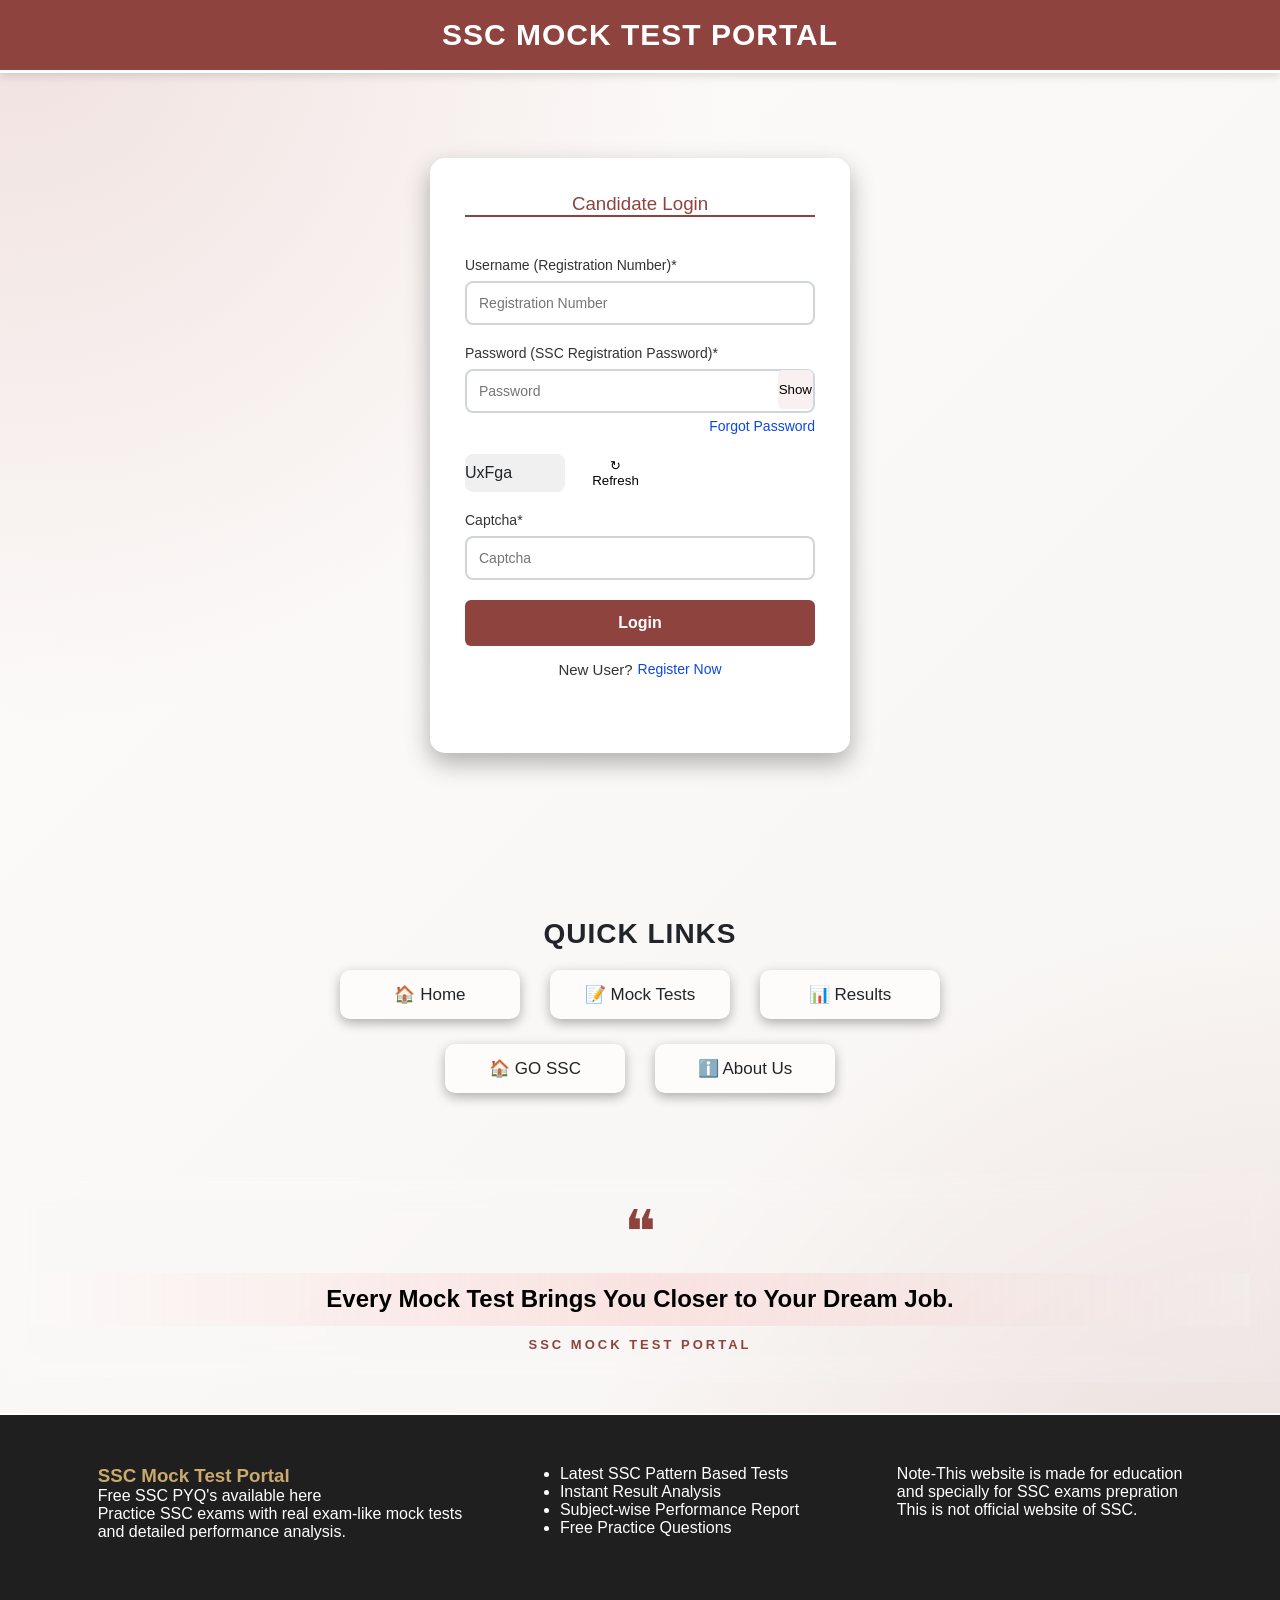
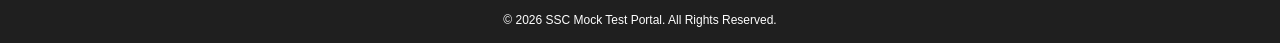
<file: index.html>
<!DOCTYPE html>
<html lang="en">
<head>
    <meta charset="UTF-8">
    <meta name="viewport" content="width=device-width, initial-scale=1.0">
    <title>SSC Mock Test Login</title>
    <link rel="stylesheet" href="style.css">
</head>

<body>
    <div class="header">
        <h1>SSC MOCK TEST PORTAL</h1>
    </div>
    <div class="login-container">
        <div class="login-box">
            <h3>Candidate Login</h3>
            <div class="input-group">
                <label>Username (Registration Number)*</label>
                <input type="text" id="regNo" placeholder="Registration Number">
            </div>
            <div class="input-group">
                <label>Password (SSC Registration Password)*</label>
                <input type="password" id="password" placeholder="Password">
                <button type="button" class="show-btn" onclick="togglePassword()">
                    Show
                </button>
                <p>Forgot Password</p>
            </div>
            <div class="input-group">
                <div class="captcha-box">
                    <span id="captchaText">A7B9X</span>
                    <button type="button" class="refresh-btn" onclick="generateCaptcha()">↻ Refresh</button>
                </div>
            </div>
            <div class="input-group">
                <label>Captcha*</label>
                <input type="text" id="captchaInput" placeholder="Captcha">
            </div>
            <button class="login-btn" onclick="login()">
                Login
            </button>
            <p id="error"></p>
            <div class="heading01">
                <h3>New User?</h3>
                <p>Register Now</p>
            </div>
        </div>
    </div>
    <div class="quick-links">
        <h2>Quick Links</h2>
        <div class="links-container">
            <a href="home.html"" class=" link-btn">🏠 Home</a>
            <a href="#" class="link-btn">📝 Mock Tests</a>
            <a href="#" class="link-btn">📊 Results</a>
        </div>
        <div class="links-container2">
            <a href="https://ssc.gov.in/" class="link-btn">🏠 GO SSC</a>
            <a href="about.html" class="link-btn">ℹ️ About Us</a>
        </div>
    </div>
    <div class="quote-container">
        <div class="quote-icon">❝</div>
        <p class="quote-text">
            Every Mock Test Brings You Closer to Your Dream Job.
        </p>
        <span class="quote-source">
            SSC MOCK TEST PORTAL
        </span>
    </div>
    <footer>
        <div class="pageFooter">
            <div class="option1">
                <h3>SSC Mock Test Portal</h3>
                <p>Free SSC PYQ's available here</p>
                <p>Practice SSC exams with real exam-like mock tests<br> and detailed performance analysis.</p>
            </div>
            <div class="option2">
                <ul>
                    <li>Latest SSC Pattern Based Tests</li>
                    <li>Instant Result Analysis</li>
                    <li>Subject-wise Performance Report</li>
                    <li>Free Practice Questions</li>
                </ul>
            </div>
            <div class="option3">
                <p>Note-This website is made for education <br>and specially for SSC exams prepration</p>
                <p>This is not official website of SSC.</p>
            </div>
        </div>
        <div class="copyright1">
            <p>© 2026 SSC Mock Test Portal. All Rights Reserved.</p>
        </div>
    </footer>

    <script src="script.js"></script>
</body>

</html>
</file>
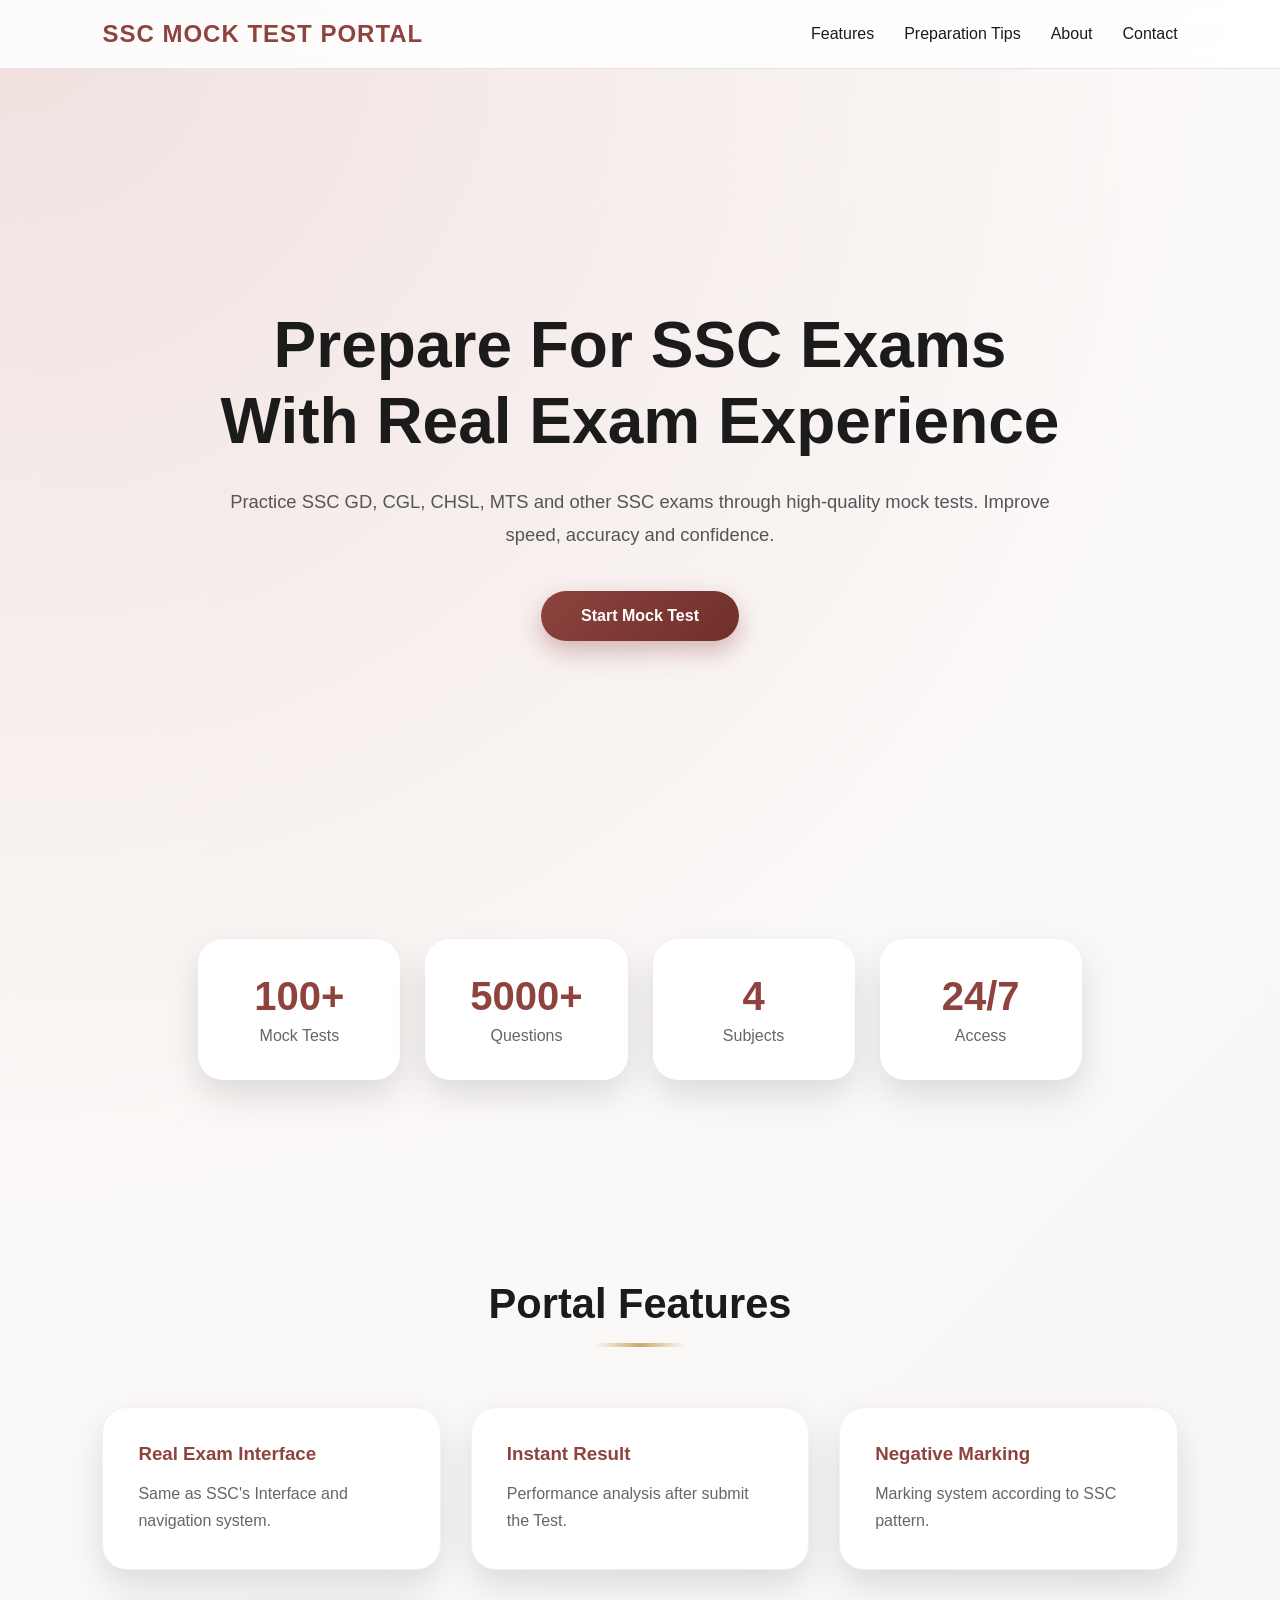
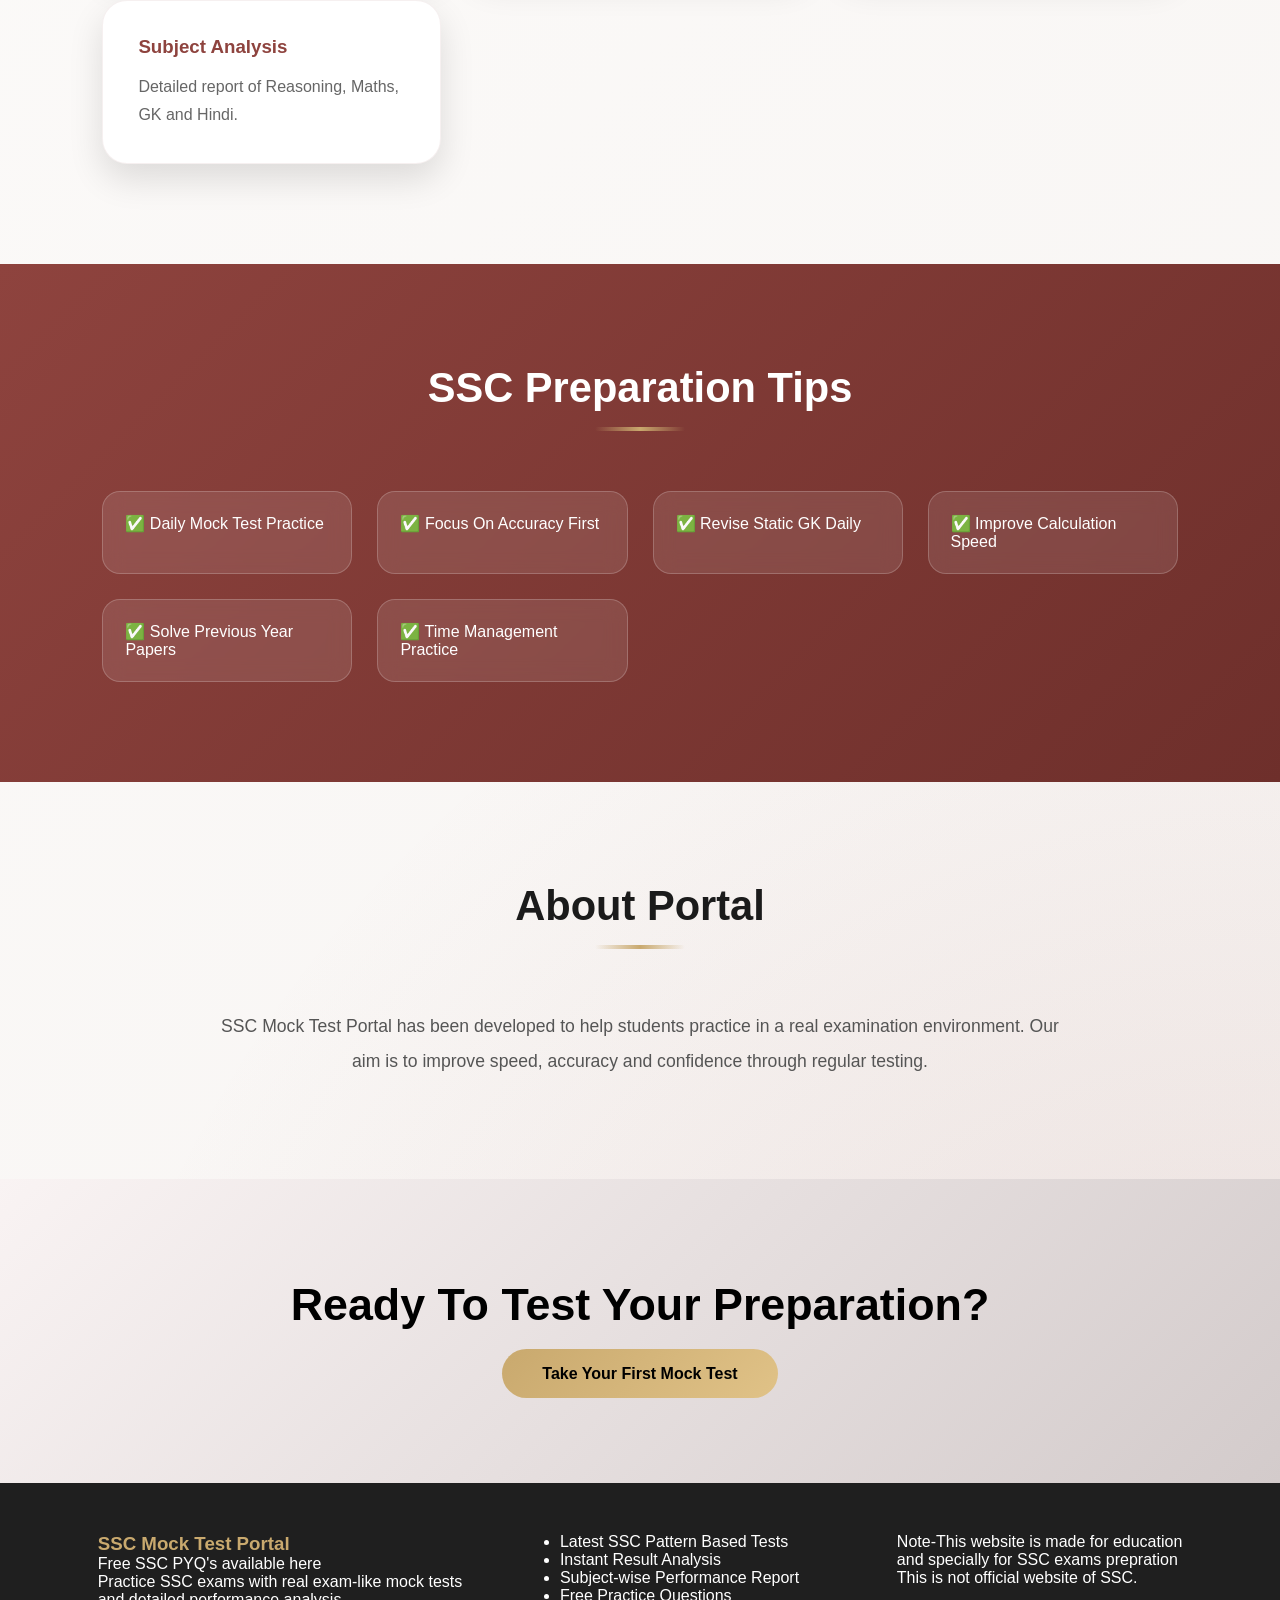
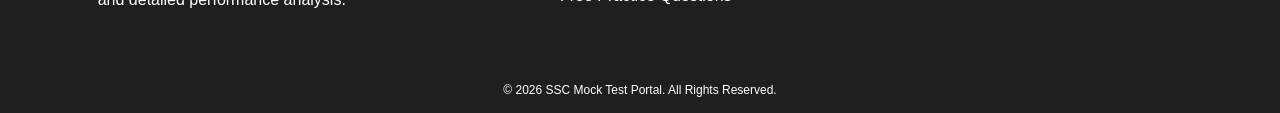
<file: home.html>
<!DOCTYPE html>
<html lang="en">
<head>
    <meta charset="UTF-8">
    <meta name="viewport" content="width=device-width, initial-scale=1.0">
    <title>Home Page</title>
    <link rel="stylesheet" href="home.css">
</head>

<body>
    <header>
        <div class="logo">SSC MOCK TEST PORTAL</div>
        <nav>
            <a href="#features">Features</a>
            <a href="#tips">Preparation Tips</a>
            <a href="#about">About</a>
            <a href="#footer">Contact</a>
        </nav>
        
    </header>
    <section class="hero">
        <div class="hero-content">
            <h1>Prepare For SSC Exams With Real Exam Experience</h1>
            <p>
                Practice SSC GD, CGL, CHSL, MTS and other SSC exams through
                high-quality mock tests. Improve speed, accuracy and confidence.
            </p>
            <a href="index.html" class="hero-btn">
                Start Mock Test
            </a>
        </div>
    </section>
    <section class="stats">
        <div class="stat-box">
            <h2>100+</h2>
            <p>Mock Tests</p>
        </div>
        <div class="stat-box">
            <h2>5000+</h2>
            <p>Questions</p>
        </div>
        <div class="stat-box">
            <h2>4</h2>
            <p>Subjects</p>
        </div>
        <div class="stat-box">
            <h2>24/7</h2>
            <p>Access</p>
        </div>
    </section>
    <section class="features" id="features">
        <h2 class="section-title">Portal Features</h2>
        <div class="feature-container">
            <div class="card">
                <h3>Real Exam Interface</h3>
                <p>Same as SSC's Interface and navigation system.</p>
            </div>
            <div class="card">
                <h3>Instant Result</h3>
                <p>Performance analysis after submit the Test.</p>
            </div>
            <div class="card">
                <h3>Negative Marking</h3>
                <p>Marking system according to SSC pattern.</p>
            </div>
            <div class="card">
                <h3>Subject Analysis</h3>
                <p>Detailed report of Reasoning, Maths, GK and Hindi.</p>
            </div>
        </div>
    </section>
    <section class="tips" id="tips">
        <h2 class="section-title">SSC Preparation Tips</h2>
        <div class="tips-container">
            <div class="tip-box">
                ✅ Daily Mock Test Practice
            </div>
            <div class="tip-box">
                ✅ Focus On Accuracy First
            </div>
            <div class="tip-box">
                ✅ Revise Static GK Daily
            </div>
            <div class="tip-box">
                ✅ Improve Calculation Speed
            </div>
            <div class="tip-box">
                ✅ Solve Previous Year Papers
            </div>
            <div class="tip-box">
                ✅ Time Management Practice
            </div>
        </div>
    </section>
    <section class="about" id="about">
        <h2 class="section-title">About Portal</h2>
        <p>
            SSC Mock Test Portal has been developed to help students
            practice in a real examination environment. Our aim is to
            improve speed, accuracy and confidence through regular testing.
        </p>
    </section>
    <section class="cta">
        <h2>Ready To Test Your Preparation?</h2>
        <a href="index.html">
            Take Your First Mock Test
        </a>
    </section>
    <footer>
        <div class="pageFooter">
            <div class="option1">
                <h3>SSC Mock Test Portal</h3>
                <p>Free SSC PYQ's available here</p>
                <p>Practice SSC exams with real exam-like mock tests<br> and detailed performance analysis.</p>
            </div>
            <div class="option2">
                <ul>
                    <li>Latest SSC Pattern Based Tests</li>
                    <li>Instant Result Analysis</li>
                    <li>Subject-wise Performance Report</li>
                    <li>Free Practice Questions</li>
                </ul>
            </div>
            <div class="option3">
                <p>Note-This website is made for education <br>and specially for SSC exams prepration</p>
                <p>This is not official website of SSC.</p>
            </div>
        </div>
        <div class="copyright1">
            <p>© 2026 SSC Mock Test Portal. All Rights Reserved.</p>
        </div>
    </footer>
</body>

</html>
</file>
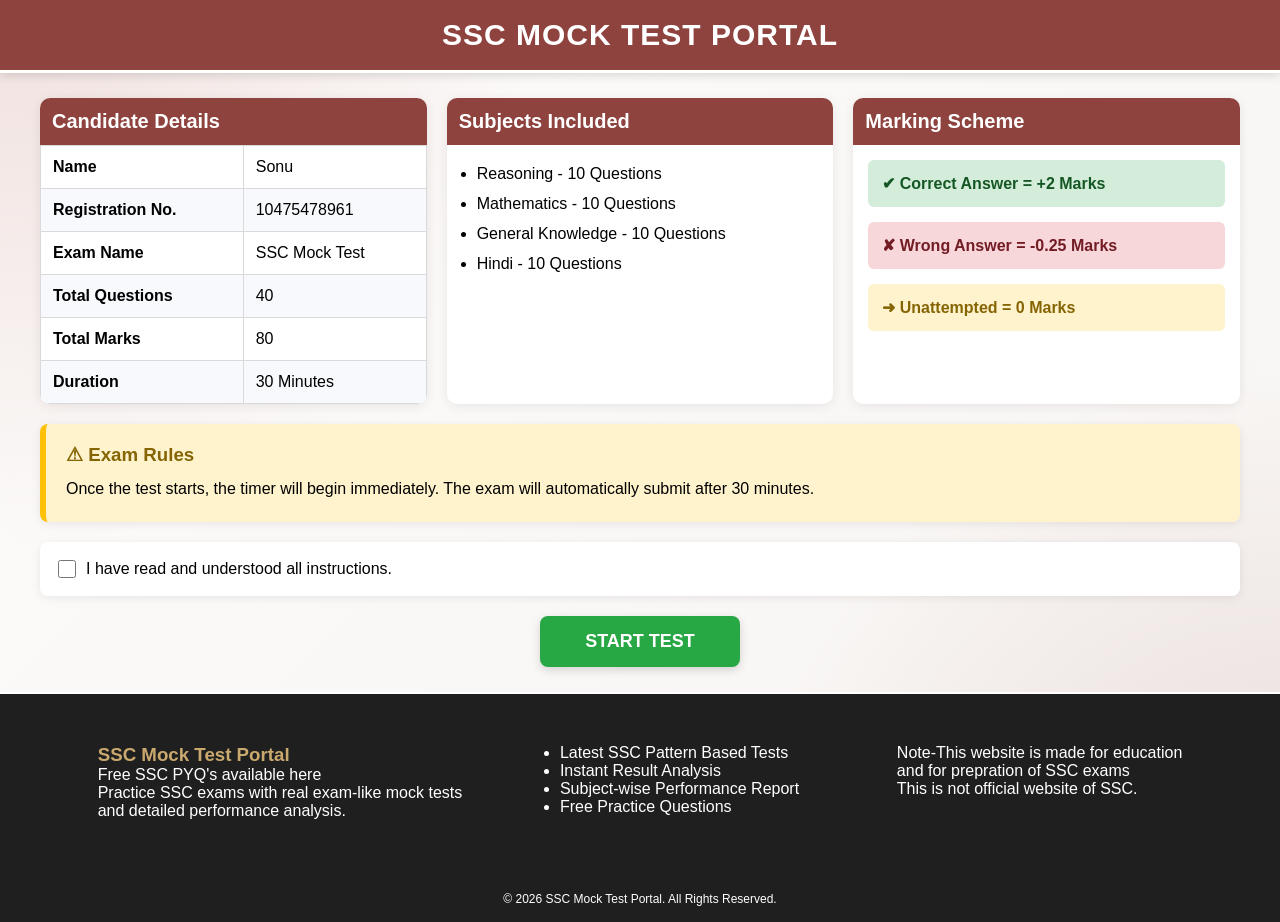
<file: instructions.html>
<!DOCTYPE html>
<html lang="en">
<head>
    <meta charset="UTF-8">
    <meta name="viewport" content="width=device-width, initial-scale=1.0">
    <title>SSC Mock Test - Instructions</title>
    <link rel="stylesheet" href="style.css">
</head>

<body>
    <div class="header">
        <h1>SSC MOCK TEST PORTAL</h1>
    </div>
    <div class="instruction-container">
        <div class="candidate-card">
            <h2>Candidate Details</h2>
            <table class="candidate-table">
                <tr>
                    <td><strong>Name</strong></td>
                    <td>Sonu</td>
                </tr>
                <tr>
                    <td><strong>Registration No.</strong></td>
                    <td>10475478961</td>
                </tr>
                <tr>
                    <td><strong>Exam Name</strong></td>
                    <td>SSC Mock Test</td>
                </tr>
                <tr>
                    <td><strong>Total Questions</strong></td>
                    <td>40</td>
                </tr>
                <tr>
                    <td><strong>Total Marks</strong></td>
                    <td>80</td>
                </tr>
                <tr>
                    <td><strong>Duration</strong></td>
                    <td>30 Minutes</td>
                </tr>
            </table>
        </div>
        <div class="subject-card">
            <h2>Subjects Included</h2>
            <ul>
                <li>Reasoning - 10 Questions</li>
                <li>Mathematics - 10 Questions</li>
                <li>General Knowledge - 10 Questions</li>
                <li>Hindi - 10 Questions</li>
            </ul>
        </div>
        <div class="marking-card">
            <h2>Marking Scheme</h2>
            <div class="mark-box positive">
                ✔ Correct Answer = +2 Marks
            </div>
            <div class="mark-box negative">
                ✘ Wrong Answer = -0.25 Marks
            </div>
            <div class="mark-box neutral">
                ➜ Unattempted = 0 Marks
            </div>
        </div>
        <div class="exam-warning">
            <h3>⚠ Exam Rules</h3>
            <p>
                Once the test starts, the timer will begin immediately.
                The exam will automatically submit after 30 minutes.
            </p>
        </div>
        <div class="agree-section">
            <input type="checkbox" id="agree">
            <label for="agree">
                I have read and understood all instructions.
            </label>
        </div>
        <div class="start-section">
            <button class="start-btn" onclick="startExam()">
                START TEST
            </button>
        </div>
    </div>
    <footer>
        <div class="pageFooter">
            <div class="option1">
                <h3>SSC Mock Test Portal</h3>
                <p>Free SSC PYQ's available here</p>
                <p>Practice SSC exams with real exam-like mock tests<br> and detailed performance analysis.</p>

            </div>
            <div class="option2">
                <ul>
                    <li>Latest SSC Pattern Based Tests</li>
                    <li>Instant Result Analysis</li>
                    <li>Subject-wise Performance Report</li>
                    <li>Free Practice Questions</li>
                </ul>
            </div>
            <div class="option3">
                <p>Note-This website is made for education <br>and for prepration of SSC exams</p>
                <p>This is not official website of SSC.</p>
            </div>
        </div>
        <div class="copyright1">
            <p>© 2026 SSC Mock Test Portal. All Rights Reserved.</p>
        </div>
    </footer>
    <script src="script.js"></script>
</body>

</html>
</file>
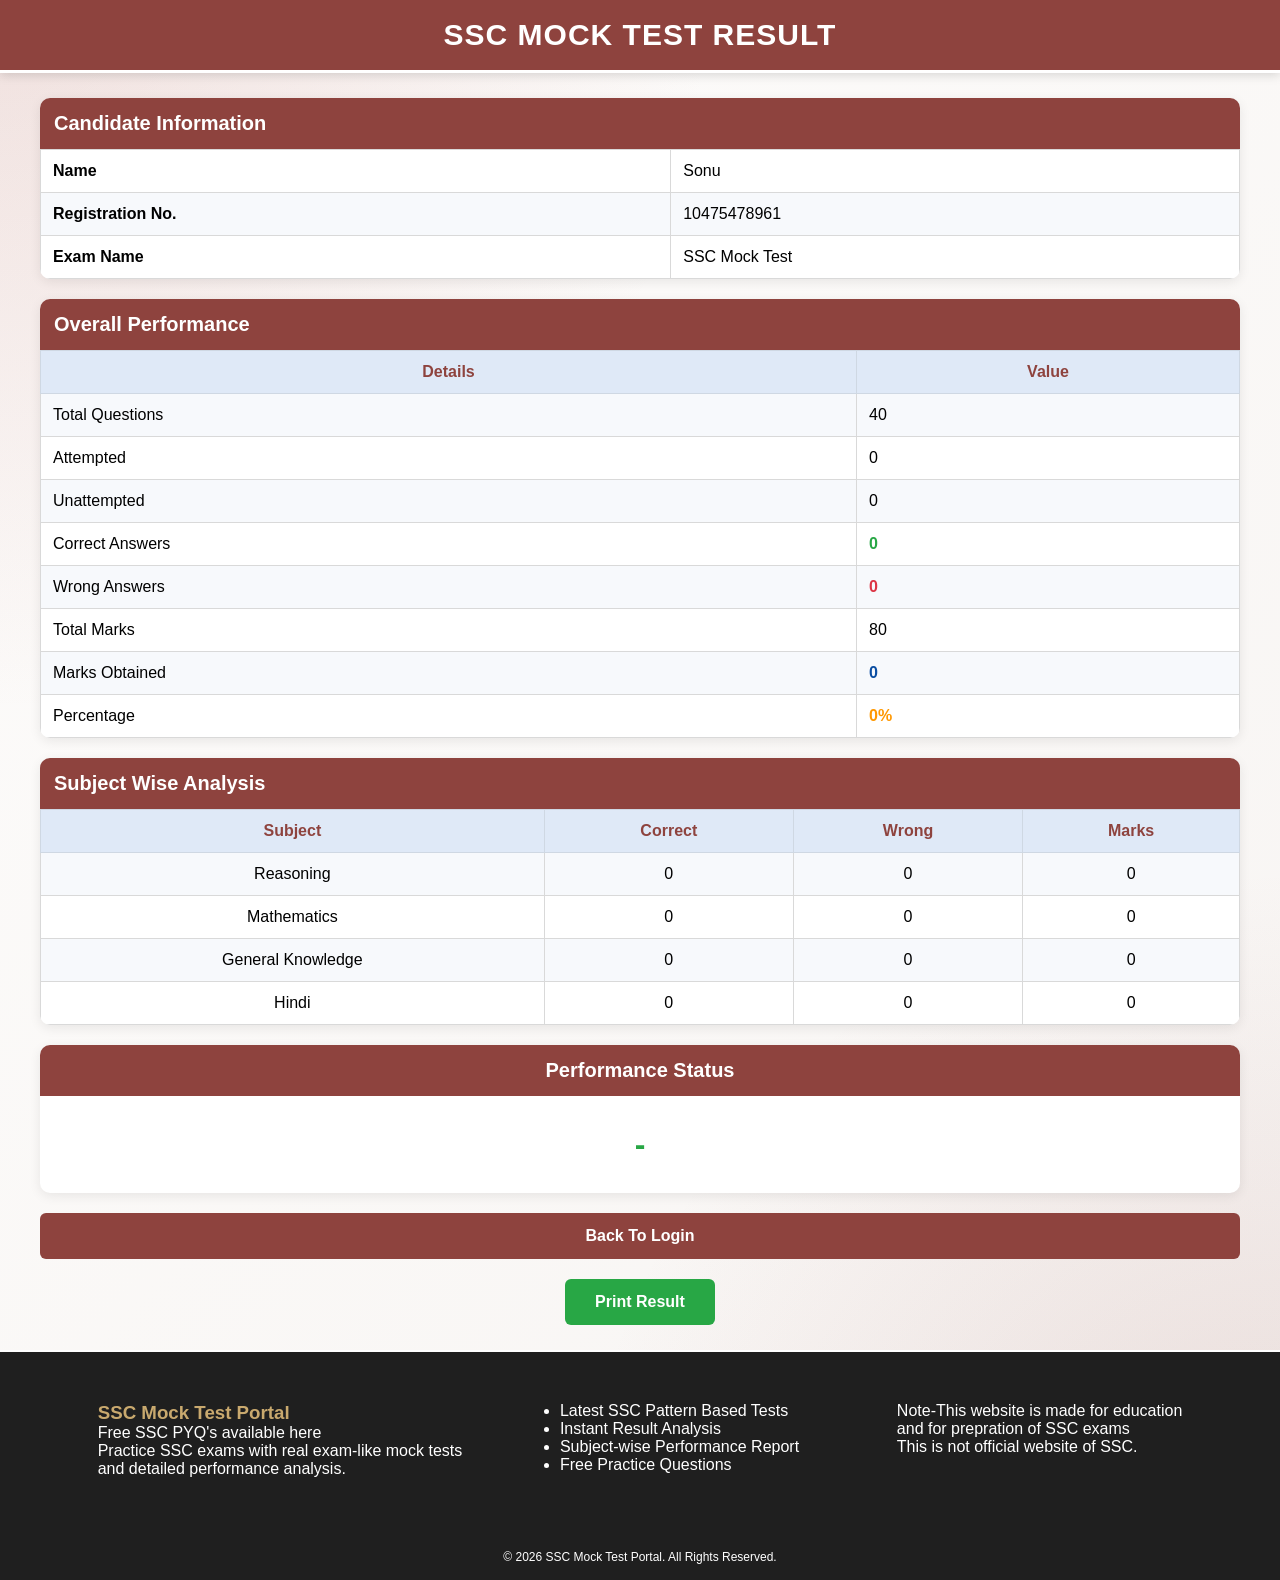
<file: result.html>
<!DOCTYPE html>
<html lang="en">
<head>
    <meta charset="UTF-8">
    <meta name="viewport" content="width=device-width, initial-scale=1.0">
    <title>SSC Mock Test Result</title>
    <link rel="stylesheet" href="style.css">
</head>

<body>
    <div class="header">
        <h1>SSC MOCK TEST RESULT</h1>
    </div>
    <div class="result-container">
        <div class="candidate-result">
            <h2>Candidate Information</h2>
            <table class="result-table">
                <tr>
                    <td><strong>Name</strong></td>
                    <td>Sonu</td>
                </tr>
                <tr>
                    <td><strong>Registration No.</strong></td>
                    <td>10475478961</td>
                </tr>
                <tr>
                    <td><strong>Exam Name</strong></td>
                    <td>SSC Mock Test</td>
                </tr>
            </table>
        </div>
        <div class="overall-result">
            <h2>Overall Performance</h2>
            <table class="result-table">
                <tr>
                    <th>Details</th>
                    <th>Value</th>
                </tr>
                <tr>
                    <td>Total Questions</td>
                    <td id="totalQuestions">40</td>
                </tr>
                <tr>
                    <td>Attempted</td>
                    <td id="attempted">0</td>
                </tr>
                <tr>
                    <td>Unattempted</td>
                    <td id="unattempted">0</td>
                </tr>
                <tr>
                    <td>Correct Answers</td>
                    <td id="correct">0</td>
                </tr>
                <tr>
                    <td>Wrong Answers</td>
                    <td id="wrong">0</td>
                </tr>
                <tr>
                    <td>Total Marks</td>
                    <td>80</td>
                </tr>
                <tr>
                    <td>Marks Obtained</td>
                    <td id="marks">0</td>
                </tr>
                <tr>
                    <td>Percentage</td>
                    <td id="percentage">0%</td>
                </tr>
            </table>
        </div>
        <div class="subject-analysis">
            <h2>Subject Wise Analysis</h2>
            <table class="result-table">
                <tr>
                    <th>Subject</th>
                    <th>Correct</th>
                    <th>Wrong</th>
                    <th>Marks</th>
                </tr>
                <tr>
                    <td>Reasoning</td>
                    <td id="reasoningCorrect">0</td>
                    <td id="reasoningWrong">0</td>
                    <td id="reasoningMarks">0</td>
                </tr>
                <tr>
                    <td>Mathematics</td>
                    <td id="mathsCorrect">0</td>
                    <td id="mathsWrong">0</td>
                    <td id="mathsMarks">0</td>
                </tr>
                <tr>
                    <td>General Knowledge</td>
                    <td id="gkCorrect">0</td>
                    <td id="gkWrong">0</td>
                    <td id="gkMarks">0</td>
                </tr>
                <tr>
                    <td>Hindi</td>
                    <td id="hindiCorrect">0</td>
                    <td id="hindiWrong">0</td>
                    <td id="hindiMarks">0</td>
                </tr>
            </table>
        </div>
        <div class="performance-box">
            <h2>Performance Status</h2>
            <h3 id="statusText">
                -
            </h3>
        </div>
        <div class="result-buttons">
            <button class="login-btn" onclick="window.location.href='index.html'">
                Back To Login
            </button>
            <button class="save-btn" onclick="window.print()">
                Print Result
            </button>
        </div>
    </div>
    <footer>
        <div class="pageFooter">
            <div class="option1">
                <h3>SSC Mock Test Portal</h3>
                <p>Free SSC PYQ's available here</p>
                <p>Practice SSC exams with real exam-like mock tests<br> and detailed performance analysis.</p>
            </div>
            <div class="option2">
                <ul>
                    <li>Latest SSC Pattern Based Tests</li>
                    <li>Instant Result Analysis</li>
                    <li>Subject-wise Performance Report</li>
                    <li>Free Practice Questions</li>
                </ul>
            </div>
            <div class="option3">
                <p>Note-This website is made for education <br>and for prepration of SSC exams</p>
                <p>This is not official website of SSC.</p>
            </div>
        </div>
        <div class="copyright1">
            <p>© 2026 SSC Mock Test Portal. All Rights Reserved.</p>
        </div>
    </footer>
    <script src="script.js"></script>
</body>

</html>
</file>
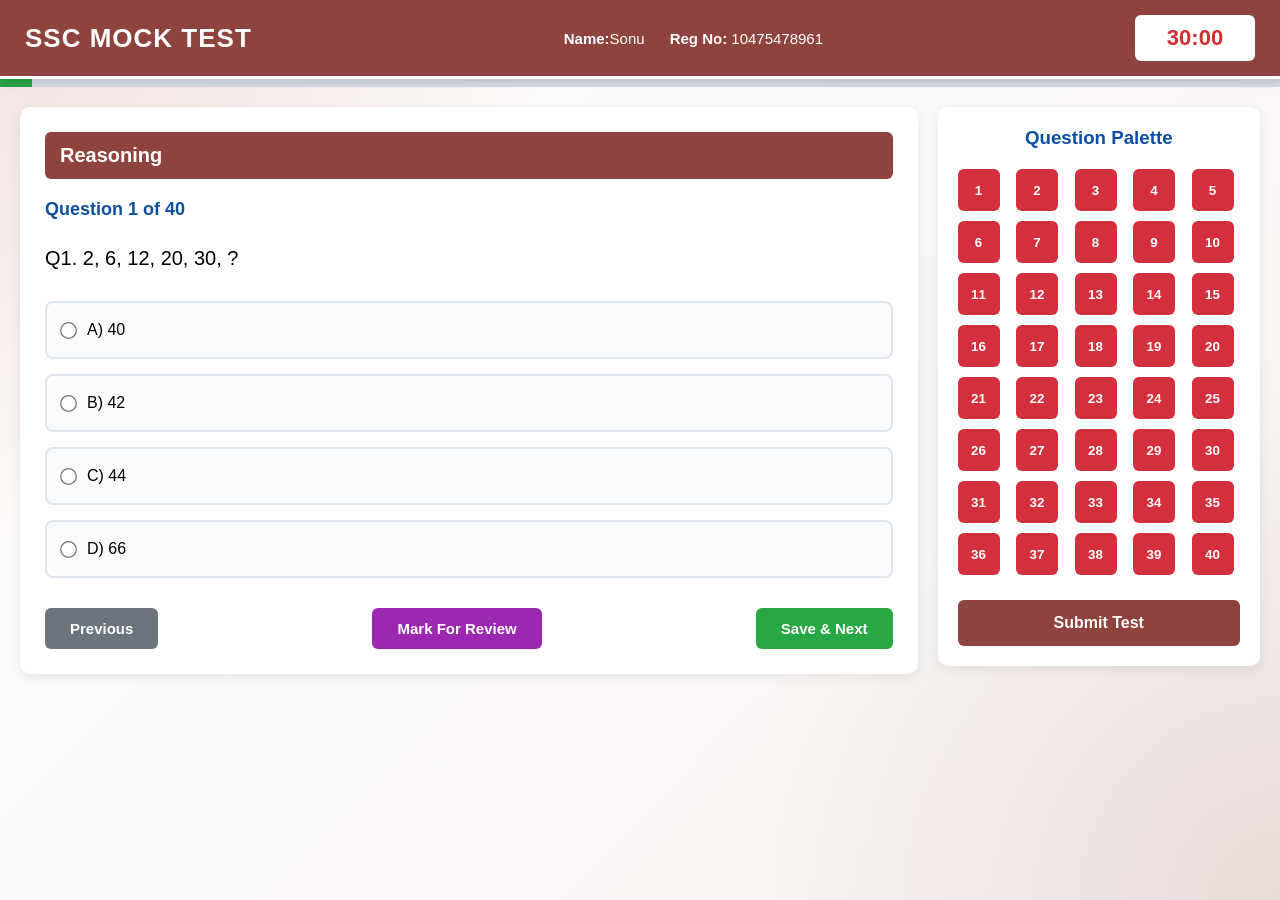
<file: test.html>
<!DOCTYPE html>
<html lang="en">
<head>
    <meta charset="UTF-8">
    <meta name="viewport" content="width=device-width, initial-scale=1.0">
    <title>SSC Mock Test</title>
    <link rel="stylesheet" href="style.css">
</head>

<body>
    <div class="exam-header">
        <div>
            <h2>SSC MOCK TEST</h2>
        </div>
        <div class="candidate-info">
            <span><strong>Name:</strong>Sonu</span>
            <span><strong>Reg No:</strong> 10475478961</span>
        </div>
        <div id="timer" class="timer">
            30:00
        </div>
    </div>
    <div class="progress-container">
        <div id="progressBar" class="progress-bar">
        </div>
    </div>
    <div class="main-container">
        <div class="question-panel">
            <div class="subject-title">
                <h3 id="subjectName">
                    Reasoning
                </h3>
            </div>
            <div class="question-number">
                Question
                <span id="questionNo">1</span>
                of 40
            </div>
            <div id="questionText" class="question-text">
                Question will appear here
            </div>
            <div class="options">
                <label>
                    <input type="radio" name="option" value="0">
                    <span id="option0"></span>
                </label>
                <label>
                    <input type="radio" name="option" value="1">
                    <span id="option1"></span>
                </label>
                <label>
                    <input type="radio" name="option" value="2">
                    <span id="option2"></span>
                </label>
                <label>
                    <input type="radio" name="option" value="3">
                    <span id="option3"></span>
                </label>
            </div>
            <div class="btn-group">
                <button class="prev-btn" onclick="previousQuestion()">
                    Previous
                </button>
                <button class="review-btn" onclick="markForReview()">
                    Mark For Review
                </button>
                <button class="save-btn" onclick="saveAndNext()">
                    Save & Next
                </button>
            </div>
        </div>
        <div class="palette-panel">
            <h3>Question Palette</h3>
            <div id="palette" class="palette">
            </div>
            <button class="submit-btn" onclick="submitTest()">
                Submit Test
            </button>
        </div>
    </div>
    <script src="questions.js"></script>
    <script src="script.js"></script>
</body>

</html>
</file>
<file: style.css>
/* ============GLOBAL=============*/

* {
    margin: 0;
    padding: 0;
    box-sizing: border-box;
    font-family: Arial, Helvetica, sans-serif;
}

body {
    background:
        radial-gradient(circle at top left, #b96b6330, transparent 35%),
        radial-gradient(circle at bottom right, #8e433e25, transparent 35%),
        linear-gradient(135deg, #fdfcfb, #f7f4f2);
    color: var(--black);
    overflow-x: hidden;
}

/* ===========HEADER============ */

.header,
.exam-header {
    background: #c00000;
    color: white;
    padding: 15px;
    text-align: center;
    border-bottom: 3px solid white;
    position: sticky;
    top: 0;
    z-index: 1000;
    background: rgba(255, 255, 255, 0.85);
    backdrop-filter: blur(90px);
}

.exam-header {
    display: flex;
    justify-content: space-between;
    align-items: center;
    flex-wrap: wrap;
}

.candidate-info {
    display: flex;
    gap: 20px;
}

.timer {
    background: black;
    color: #00ff00;
    padding: 10px 20px;
    border-radius: 5px;
    font-size: 22px;
    font-weight: bold;
}

/* ===========LOGIN PAGE=============*/

body {
    min-height: 100vh;
}

.header {
    width: 100%;
    background: #ffffff;
    padding: 20px;
    text-align: center;
    box-shadow: 0 3px 10px rgba(0, 0, 0, 0.2);
}

.header h1 {
    color: #0f172a;
    font-size: 32px;
    letter-spacing: 1px;
}

.login-container {
    display: flex;
    justify-content: center;
    align-items: center;
    min-height: 85vh;
    padding: 20px;
    height: 650px;
}

.login-box {
    width: 420px;
    background: #ffffff;
    padding: 35px;
    border-radius: 15px;
    box-shadow: 0 10px 25px rgba(0, 0, 0, 0.3);
    animation: fadeIn 0.7s ease;
}

.login-box h3 {
    font-weight: 500;
    text-align: center;
    color: #8e433e;
    margin-bottom: 40px;
    border-bottom: 2px solid #8e433e;
    ;
}

.info {
    text-align: center;
    color: #666;
    margin-bottom: 25px;
}

.input-group {
    margin-bottom: 20px;
    position: relative;
}

.input-group label {
    display: block;
    margin-bottom: 8px;
    color: #333;
    font-size: 14px;
}

.input-group input {
    width: 100%;
    padding: 12px;
    border: 2px solid #d1d5db;
    border-radius: 8px;
    outline: none;
    font-size: 14px;
    transition: 0.3s;
    height: 44px;
}

.input-group input:focus {
    border-color: #8e433e;
    box-shadow: 0 0 8px rgba(235, 86, 70, 0.3);
}

.show-btn {
    position: absolute;
    right: 2px;
    margin-top: 1px;
    border: none;
    background: #f9f1f1;
    color: black;
    padding: 12px 1px;
    border-radius: 5px;
    cursor: pointer;
    transition: 0.3s;
}

.show-btn:hover {
    background: #ffd3d0;
}

.input-group p {
    text-align: end;
    font-size: 14px;
    margin-top: 5px;
    color: #0b48e4;
}

.captcha-box {
    background-color: #f0f0f0;
    color: #212529;
    height: 38px;
    width: 100px;
    border-radius: 8px;
    display: flex;
    align-items: center;
}

.refresh-btn {
    margin-left: 80px;
    width: 200px;
    height: 60px;
    border: none;
    background-color: white;
}

.login-btn {
    width: 100%;
    padding: 13px;
    background: #8e433e;
    color: white;
    border: none;
    border-radius: 8px;
    font-size: 17px;
    font-weight: bold;
    cursor: pointer;
    transition: 0.3s;
}

.login-btn:hover {
    background: #8e433e;
    transform: translateY(-2px);
    box-shadow: 0 0 20px rgba(235, 86, 70, 0.3);
}

#error {
    text-align: center;
    margin-top: 15px;
    color: red;
    font-weight: bold;
}

.login-footer {
    margin-top: 10px;
    padding-top: 5px;
    text-align: center;
}

.login-footer p {
    margin: 8px 0;
    color: #444;
}

.login-footer strong {
    color: #dc2626;
}

@keyframes fadeIn {
    from {
        opacity: 0;
        transform: translateY(20px);
    }

    to {
        opacity: 1;
        transform: translateY(0);
    }
}

.heading01 {
    display: flex;
    justify-content: center;
    gap: 5px;
}

.heading01 p {
    color: #0b48e4;
    font-weight: 400;
    font-size: 14px;
}

.heading01 h3 {
    font-size: 15px;
    color: #333;
    border: none;
    font-weight: 400;
}

.quick-links {
    text-align: center;
    padding: 30px 20px;
    margin-top: 50px;
    margin-bottom: 50px;
}

.quick-links h2 {
    color: #212529;
    margin-bottom: 20px;
    font-size: 28px;
    text-transform: uppercase;
    letter-spacing: 1px;
}

.links-container {
    display: flex;
    justify-content: center;
    gap: 20px;
    gap: 30px;
}

.links-container2 {
    display: flex;
    justify-content: center;
    gap: 20px;
    margin-top: 25px;
    gap: 30px;
}

.link-btn {
    text-decoration: none;
    background-color: #fdfcfb;
    color: #212529;
    padding: 14px 30px;
    border-radius: 10px;
    font-size: 17px;
    font-weight: 500;
    min-width: 180px;
    transition: all 0.3s ease;
    box-shadow: 0 4px 12px rgba(0, 0, 0, 0.3);
}

.link-btn:hover {
    transform: translateY(-5px);
    background: linear-gradient(135deg, #ffd6d3, #ff9f98);
    box-shadow: 0 8px 18px rgba(0, 0, 0, 0.4);
}

/* ============FOOTER PAGE============= */

.pageFooter {
    height: 200px;
    border-top: 2px solid white;
    display: flex;
    justify-content: space-evenly;
    background: #1f1f1f;
    color: white;
}

.option1,
.option2,
.option3 {
    margin-top: 50px;

}

.option1 h3 {
    color: #c9a96e;
    ;
}

.copyright1 {
    background: #1f1f1f;
    font-size: 12px;
    height: 30px;
    display: flex;
    justify-content: center;
    color: white;
}

.developer {
    color: white;
    background-color: #4b3e3d;
    font-size: 14px;
    height: 100%;
    display: flex;
}

.developer p {
    margin-left: 125px;
    margin-bottom: 5px;
}

/* =============INSTRUCTION PAGE============ */

* {
    margin: 0;
    padding: 0;
    box-sizing: border-box;
    font-family: Arial, Helvetica, sans-serif;
}

.header {
    background-color: #8e433e;
    color: white;
    text-align: center;
    padding: 18px;
    box-shadow: 0 2px 10px rgba(0, 0, 0, 0.15);
}

.header h1 {
    font-size: 28px;
    letter-spacing: 1px;
    color: white;
}

.instruction-container {
    width: 95%;
    max-width: 1200px;
    margin: 25px auto;
    display: flex;
    flex-wrap: wrap;
    gap: 20px;
}

.candidate-card,
.subject-card,
.marking-card,
.instruction-card {
    background: white;
    border-radius: 10px;
    box-shadow: 0 2px 12px rgba(0, 0, 0, 0.08);
    overflow: hidden;
}

.candidate-card h2,
.subject-card h2,
.marking-card h2,
.instruction-card h2 {
    background: #8e433e;
    color: white;
    padding: 12px;
    font-size: 20px;
}

.candidate-card,
.subject-card,
.marking-card {
    flex: 1 1 350px;
}

.candidate-table {
    width: 100%;
    border-collapse: collapse;
}

.candidate-table td {
    padding: 12px;
    border: 1px solid #d9d9d9;
}

.candidate-table tr:nth-child(even) {
    background: #f7f9fc;
}

.subject-card ul {
    padding: 20px 30px;
}

.subject-card li {
    margin-bottom: 12px;
    font-size: 16px;
}

.marking-card {
    padding-bottom: 20px;
}

.mark-box {
    margin: 15px;
    padding: 14px;
    border-radius: 6px;
    font-weight: 600;
}

.positive {
    background: #d4edda;
    color: #155724;
}

.negative {
    background: #f8d7da;
    color: #721c24;
}

.neutral {
    background: #fff3cd;
    color: #856404;
}

.instruction-card ol {
    padding: 20px 35px;
}

.instruction-card li {
    margin-bottom: 12px;
    line-height: 1.6;
}

.exam-warning {
    width: 100%;
    background: #fff3cd;
    border-left: 6px solid #ffc107;
    padding: 20px;
    border-radius: 8px;
    box-shadow: 0 2px 10px rgba(0, 0, 0, 0.08);
}

.exam-warning h3 {
    color: #856404;
    margin-bottom: 10px;
}

.exam-warning p {
    line-height: 1.6;
}

.agree-section {
    width: 100%;
    background: white;
    padding: 18px;
    border-radius: 8px;
    box-shadow: 0 2px 10px rgba(0, 0, 0, 0.08);
    display: flex;
    align-items: center;
    gap: 10px;
}

.agree-section input {
    width: 18px;
    height: 18px;
    cursor: pointer;
}

.agree-section label {
    font-size: 16px;
    cursor: pointer;
}

.start-section {
    width: 100%;
    text-align: center;
}

.start-btn {
    background: #28a745;
    color: white;
    border: none;
    padding: 15px 45px;
    font-size: 18px;
    font-weight: bold;
    border-radius: 8px;
    cursor: pointer;
    transition: 0.3s;
    box-shadow: 0 3px 10px rgba(0, 0, 0, 0.15);
}

.start-btn:hover {
    background: #218838;
    transform: translateY(-2px);
}

@media(max-width:768px) {
    .instruction-container {
        flex-direction: column;
    }

    .header h1 {
        font-size: 22px;
    }

    .candidate-card,
    .subject-card,
    .marking-card {
        width: 100%;
    }

    .start-btn {
        width: 100%;
    }
}

.exam-header {
    background: #8e433e;
    color: white;
    padding: 15px 25px;
    display: flex;
    justify-content: space-between;
    align-items: center;
    flex-wrap: wrap;
    box-shadow: 0 2px 10px rgba(0, 0, 0, 0.15);
}

.exam-header h2 {
    font-size: 26px;
    letter-spacing: 1px;
}

.candidate-info {
    display: flex;
    gap: 25px;
    font-size: 15px;
    font-weight: 500;
}

.timer {
    background: white;
    color: #d32f2f;
    font-size: 22px;
    font-weight: bold;
    padding: 10px 18px;
    border-radius: 6px;
    min-width: 120px;
    text-align: center;
}

.progress-container {
    width: 100%;
    height: 8px;
    background: #d6dce5;
}

.progress-bar {
    width: 0%;
    height: 100%;
    background: #28a745;
    transition: .3s;
}

.main-container {
    display: flex;
    gap: 20px;
    padding: 20px;
}

.question-panel {
    flex: 3;
    background: white;
    border-radius: 10px;
    box-shadow: 0 3px 12px rgba(0, 0, 0, .08);
    padding: 25px;
}

.subject-title {
    background: #8e433e;
    color: white;
    padding: 12px 15px;
    border-radius: 6px;
    margin-bottom: 20px;
}

.subject-title h3 {
    font-size: 20px;
}

.question-number {
    font-size: 18px;
    font-weight: 600;
    color: #0b4ea2;
    margin-bottom: 20px;
}

.question-text {
    font-size: 20px;
    line-height: 1.8;
    margin-bottom: 25px;
    font-weight: 500;
}

.options {
    display: flex;
    flex-direction: column;
    gap: 15px;
}

.options label {
    display: flex;
    align-items: center;
    gap: 12px;
    padding: 15px;
    border: 2px solid #dfe5ec;
    border-radius: 8px;
    cursor: pointer;
    transition: .3s;
    background: #fafbfd;
}

.options label:hover {
    border-color: #0b4ea2;
    background: #f1f6ff;
}

.options input[type="radio"] {
    transform: scale(1.3);
}

.options span {
    font-size: 16px;
    line-height: 1.5;
}

.btn-group {
    margin-top: 30px;
    display: flex;
    justify-content: space-between;
    flex-wrap: wrap;
    gap: 10px;
}

.btn-group button {
    border: none;
    padding: 12px 25px;
    border-radius: 6px;
    cursor: pointer;
    font-size: 15px;
    font-weight: bold;
    transition: .3s;
}

.prev-btn {
    background: #6c757d;
    color: white;
}

.prev-btn:hover {
    background: #555;
}

.review-btn {
    background: #9c27b0;
    color: white;
}

.review-btn:hover {
    background: #7b1fa2;
}

.save-btn {
    background: #28a745;
    color: white;
}

.save-btn:hover {
    background: #1e7e34;
}

.palette-panel {
    flex: 1;
    background: white;
    padding: 20px;
    border-radius: 10px;
    box-shadow: 0 3px 12px rgba(0, 0, 0, .08);
    height: fit-content;
}

.palette-panel h3 {
    text-align: center;
    color: #0b4ea2;
    margin-bottom: 20px;
}

.palette {
    display: grid;
    grid-template-columns: repeat(5, 1fr);
    gap: 10px;
}

.palette button {
    width: 42px;
    height: 42px;
    border: none;
    border-radius: 6px;
    cursor: pointer;
    font-weight: bold;
    background: #d6dce5;
}

.palette button.current {
    background: #0b4ea2;
    color: white;
}

.palette button.answered {
    background: #1fa23d;
    color: white;
}

.palette button.notanswered {
    background: #d42f3d;
    color: white;
}

.palette button.review {
    background: #9c27b0;
    color: white;
}

.legend {
    margin-top: 20px;
}

.legend div {
    display: flex;
    align-items: center;
    gap: 10px;
    margin-bottom: 10px;
}

.legend span {
    width: 18px;
    height: 18px;
    display: inline-block;
    border-radius: 4px;
}

.legend .answered {
    background: #28a745;
}

.legend .notanswered {
    background: #dc3545;
}

.legend .review {
    background: #9c27b0;
}

.submit-btn {
    width: 100%;
    margin-top: 25px;
    background: #8e433e;
    color: white;
    border: none;
    padding: 14px;
    border-radius: 6px;
    font-size: 16px;
    font-weight: bold;
    cursor: pointer;
    transition: .3s;
}

.submit-btn:hover {
    background: #c82333;
}

@media(max-width:900px) {
    .main-container {
        flex-direction: column;
    }

    .candidate-info {
        width: 100%;
        justify-content: center;
        margin-top: 10px;
    }

    .palette {
        grid-template-columns: repeat(4, 1fr);
    }

    .btn-group {
        flex-direction: column;
    }

    .btn-group button {
        width: 100%;
    }
}

/* ============RESULT PAGE============= */

.header {
    background-color: #8e433e;
    color: white;
    text-align: center;
    padding: 18px;
    box-shadow: 0 2px 10px rgba(0, 0, 0, 0.15);
}

.header h1 {
    font-size: 30px;
    letter-spacing: 1px;
}

.result-container {
    width: 95%;
    max-width: 1200px;
    margin: 25px auto;
    display: flex;
    flex-direction: column;
    gap: 20px;
}

.candidate-result,
.overall-result,
.subject-analysis,
.performance-box {
    background: white;
    border-radius: 10px;
    overflow: hidden;
    box-shadow: 0 3px 12px rgba(0, 0, 0, 0.08);
}

.candidate-result h2,
.overall-result h2,
.subject-analysis h2,
.performance-box h2 {
    background-color: #8e433e;
    color: white;
    padding: 14px;
    font-size: 20px;
}

.result-table {
    width: 100%;
    border-collapse: collapse;
}

.result-table th {
    background: #dfe9f7;
    color: #8e433e;
    padding: 12px;
    border: 1px solid #cfd8e3;
    text-align: center;
}

.result-table td {
    padding: 12px;
    border: 1px solid #d9d9d9;
}

.result-table tr:nth-child(even) {
    background: #f7f9fc;
}

.result-table tr:hover {
    background: #eef5ff;
}

.subject-analysis td,
.subject-analysis th {
    text-align: center;
}

.performance-box {
    text-align: center;
}

.performance-box h3 {
    font-size: 32px;
    padding: 30px;
    color: #28a745;
    font-weight: bold;
}

.result-buttons {
    display: flex;
    justify-content: center;
    gap: 20px;
    flex-wrap: wrap;
}

.login-btn {
    background-color: #8e433e;
    color: white;
    border: none;
    padding: 14px 30px;
    border-radius: 6px;
    cursor: pointer;
    font-size: 16px;
    font-weight: bold;
    transition: .3s;
}

.login-btn:hover {
    background: #545b62;
}

.save-btn {
    background: #28a745;
    color: white;
    border: none;
    padding: 14px 30px;
    border-radius: 6px;
    cursor: pointer;
    font-size: 16px;
    font-weight: bold;
    transition: .3s;
}

.save-btn:hover {
    background: #218838;
}

#correct {
    color: #28a745;
    font-weight: bold;
}

#wrong {
    color: #dc3545;
    font-weight: bold;
}

#marks {
    color: #0b4ea2;
    font-weight: bold;
}

#percentage {
    color: #ff9800;
    font-weight: bold;
}

@media print {
    .header {
        box-shadow: none;
    }

    .result-buttons {
        display: none;
    }

    body {
        background: white;
    }

    .candidate-result,
    .overall-result,
    .subject-analysis,
    .performance-box {
        box-shadow: none;
        border: 1px solid #ccc;
    }
}

.quote-container {
    margin: 30px auto;
    padding: 30px;
    text-align: center;
    background: rgba(255, 255, 255, 0.08);
    backdrop-filter: blur(15px);
}

.quote-icon {
    font-size: 60px;
    color: #8e433e;
    line-height: 1;
    margin-bottom: 10px;
}

.quote-source {
    display: inline-block;
    font-size: 13px;
    font-weight: 600;
    letter-spacing: 3px;
    color: #8e433e;
    padding-top: 10px;
    border-top: 1px solid rgba(255, 255, 255, 0.15);
}

.quote-text {
    font-size: 24px;
    font-weight: 600;
    line-height: 1.2;
    padding: 12px 25px;
    background: linear-gradient(90deg,
            rgba(255, 255, 255, 0.1) 0%,
            rgba(249, 185, 183, 0.331) 50%,
            rgba(255, 255, 255, 0.1) 100%);
    color: #000000;
}

@media(max-width:768px) {
    .quote-container {
        padding: 20px;
    }

    .quote-text {
        font-size: 18px;
    }

    .quote-icon {
        font-size: 45px;
    }
}
</file>
<file: home.css>
:root {
    --primary: #8e433e;
    --primary-dark: #6e2f2b;
    --primary-light: #b96b63;
    --cream: #fdfcfb;
    --off-white: #f7f4f2;
    --black: #111111;
    --dark: #1b1b1b;
    --gold: #c9a96e;
    --silver: #d8d8d8;
    --shadow: 0 15px 35px rgba(0, 0, 0, 0.12);
    --glass: rgba(255, 255, 255, 0.12);
}

* {
    margin: 0;
    padding: 0;
    box-sizing: border-box;
    font-family: Arial, Helvetica, sans-serif;
}

html {
    scroll-behavior: smooth;
}

body {
    background:
        radial-gradient(circle at top left, #b96b6330, transparent 35%),
        radial-gradient(circle at bottom right, #8e433e25, transparent 35%),
        linear-gradient(135deg, #fdfcfb, #f7f4f2);
    color: var(--black);
    overflow-x: hidden;
}

header {
    width: 100%;
    padding: 20px 8%;
    display: flex;
    justify-content: space-between;
    align-items: center;
    position: sticky;
    top: 0;
    z-index: 1000;
    background: rgba(255, 255, 255, 0.85);
    backdrop-filter: blur(15px);
    border-bottom: 1px solid rgba(142, 67, 62, .15);
}

.logo {
    font-size: 1.5rem;
    font-weight: 700;
    color: var(--primary);
    letter-spacing: 1px;
}

nav {
    display: flex;
    gap: 30px;
}

nav a {
    text-decoration: none;
    color: var(--dark);
    font-weight: 500;
    transition: .3s;
    position: relative;
}

nav a::after {
    content: "";
    position: absolute;
    bottom: -6px;
    left: 0;
    width: 0;
    height: 2px;
    background: var(--primary);
    transition: .3s;
}

nav a:hover::after {
    width: 100%;
}

.hero {
    min-height: 90vh;
    display: flex;
    align-items: center;
    justify-content: center;
    text-align: center;
    padding: 80px 8%;
}

.hero-content {
    max-width: 850px;
}

.hero h1 {
    font-size: 4rem;
    line-height: 1.2;
    color: var(--dark);
    margin-bottom: 25px;
}

.hero p {
    font-size: 1.15rem;
    color: #555;
    line-height: 1.8;
    margin-bottom: 40px;
}

.hero-btn {
    display: inline-block;
    padding: 16px 40px;
    text-decoration: none;
    color: white;
    font-weight: 600;
    background: linear-gradient(135deg,
            var(--primary),
            var(--primary-dark));
    border-radius: 50px;
    box-shadow:
        0 10px 25px rgba(142, 67, 62, .35);
    transition: .4s;
}

.hero-btn:hover {
    transform: translateY(-5px);
}

.stats {
    width: 85%;
    margin: auto;
    display: grid;
    grid-template-columns: repeat(4, 1fr);
    gap: 25px;
    margin-top: -40px;
}

.stat-box {
    background: white;
    padding: 35px;
    border-radius: 25px;
    text-align: center;
    box-shadow: var(--shadow);
    transition: .4s;
}

.stat-box:hover {
    transform: translateY(-8px);
}

.stat-box h2 {
    color: var(--primary);
    font-size: 2.5rem;
}

.stat-box p {
    margin-top: 8px;
    color: #666;
}

section {
    padding: 100px 8%;
}

.section-title {
    text-align: center;
    font-size: 2.6rem;
    margin-bottom: 60px;
    color: var(--dark);
    position: relative;
}

.section-title::after {
    content: "";
    width: 90px;
    height: 4px;
    background: linear-gradient(90deg,
            transparent,
            var(--gold),
            transparent);
    display: block;
    margin: 15px auto;
    border-radius: 50px;
}

.feature-container {
    display: grid;
    grid-template-columns: repeat(auto-fit, minmax(250px, 1fr));
    gap: 30px;
}

.card {
    background: white;
    padding: 35px;
    border-radius: 25px;
    box-shadow: var(--shadow);
    transition: .4s;
    border: 1px solid rgba(142, 67, 62, .08);
}

.card:hover {
    transform: translateY(-10px);
}

.card h3 {
    color: var(--primary);
    margin-bottom: 15px;
}

.card p {
    color: #666;
    line-height: 1.7;
}

.tips {
    background:
        linear-gradient(135deg,
            #8e433e,
            #6e2f2b);
}

.tips .section-title {
    color: white;
}

.tips-container {
    display: grid;
    grid-template-columns: repeat(auto-fit, minmax(250px, 1fr));
    gap: 25px;
}

.tip-box {
    background: rgba(255, 255, 255, .1);
    backdrop-filter: blur(10px);
    padding: 22px;
    border-radius: 18px;
    color: white;
    font-weight: 500;
    border: 1px solid rgba(255, 255, 255, .2);
}

.about {
    text-align: center;
}

.about p {
    max-width: 850px;
    margin: auto;
    line-height: 2;
    color: #555;
    font-size: 1.1rem;
}

.cta {
    text-align: center;
    background:
        linear-gradient(135deg,
            #f9f3f3,
            #d3cbcb);
    color: black;
}

.cta h2 {
    font-size: 2.8rem;
    margin-bottom: 35px;
}

.cta a {
    text-decoration: none;
    padding: 16px 40px;
    border-radius: 50px;
    background:
        linear-gradient(135deg,
            var(--gold),
            #e0c287);
    color: black;
    font-weight: 700;
    transition: .4s;
}

.cta a:hover {
    transform: translateY(-5px);
}

.pageFooter {
    height: 200px;
    display: flex;
    justify-content: space-evenly;
    background: #1f1f1f;
    color: white;
}

.option1,
.option2,
.option3 {
    margin-top: 50px;

}

.option1 h3 {
    color: var(--gold);
}

.copyright1 {
    background: #1f1f1f;
    font-size: 12px;
    height: 30px;
    display: flex;
    justify-content: center;
    color: white;
}

@media(max-width:768px) {
    header {
        flex-direction: column;
        gap: 15px;
    }

    nav {
        flex-wrap: wrap;
        justify-content: center;
    }

    .hero h1 {
        font-size: 2.4rem;
    }

    .stats {
        grid-template-columns: 1fr 1fr;
    }
}
</file>
